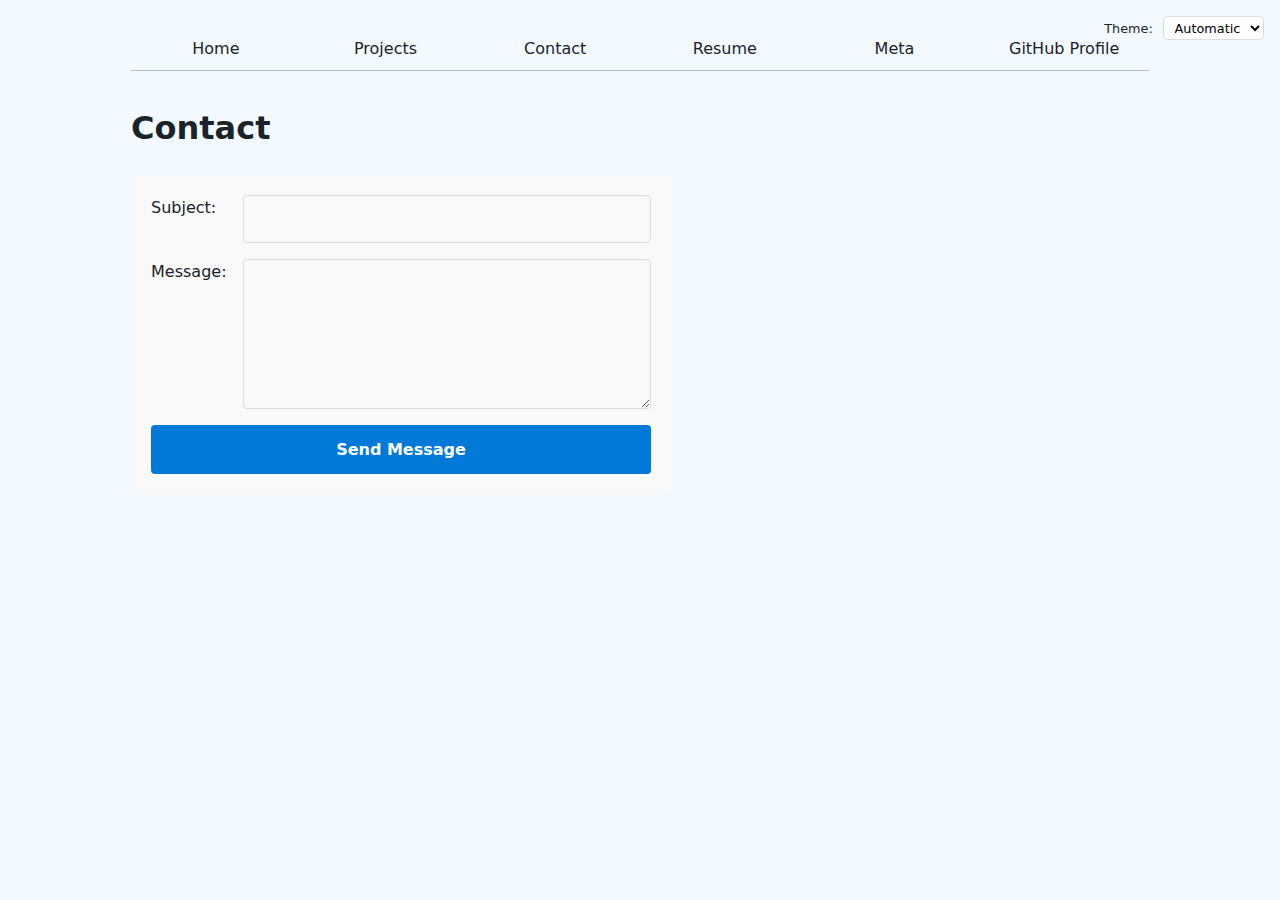
<file: contacts/index.html>
<!DOCTYPE html>
<html lang="en">
<head>
    <meta charset="UTF-8">
    <meta name="viewport" content="width=device-width, initial-scale=1.0">
    <link rel="stylesheet" href="../style.css">
    <title>Contact</title>
</head>
<body>
    <h1>Contact</h1>

    <form id="contactForm">
        <label>
            Subject:
            <input name="subject" required>
        </label>
        <label>
            Message:
            <textarea name="body" rows="5" required></textarea>
        </label>
        <button type="submit">Send Message</button>
    </form>

    <script src="../global.js" type="module"></script>
</body>
</html>
</file>
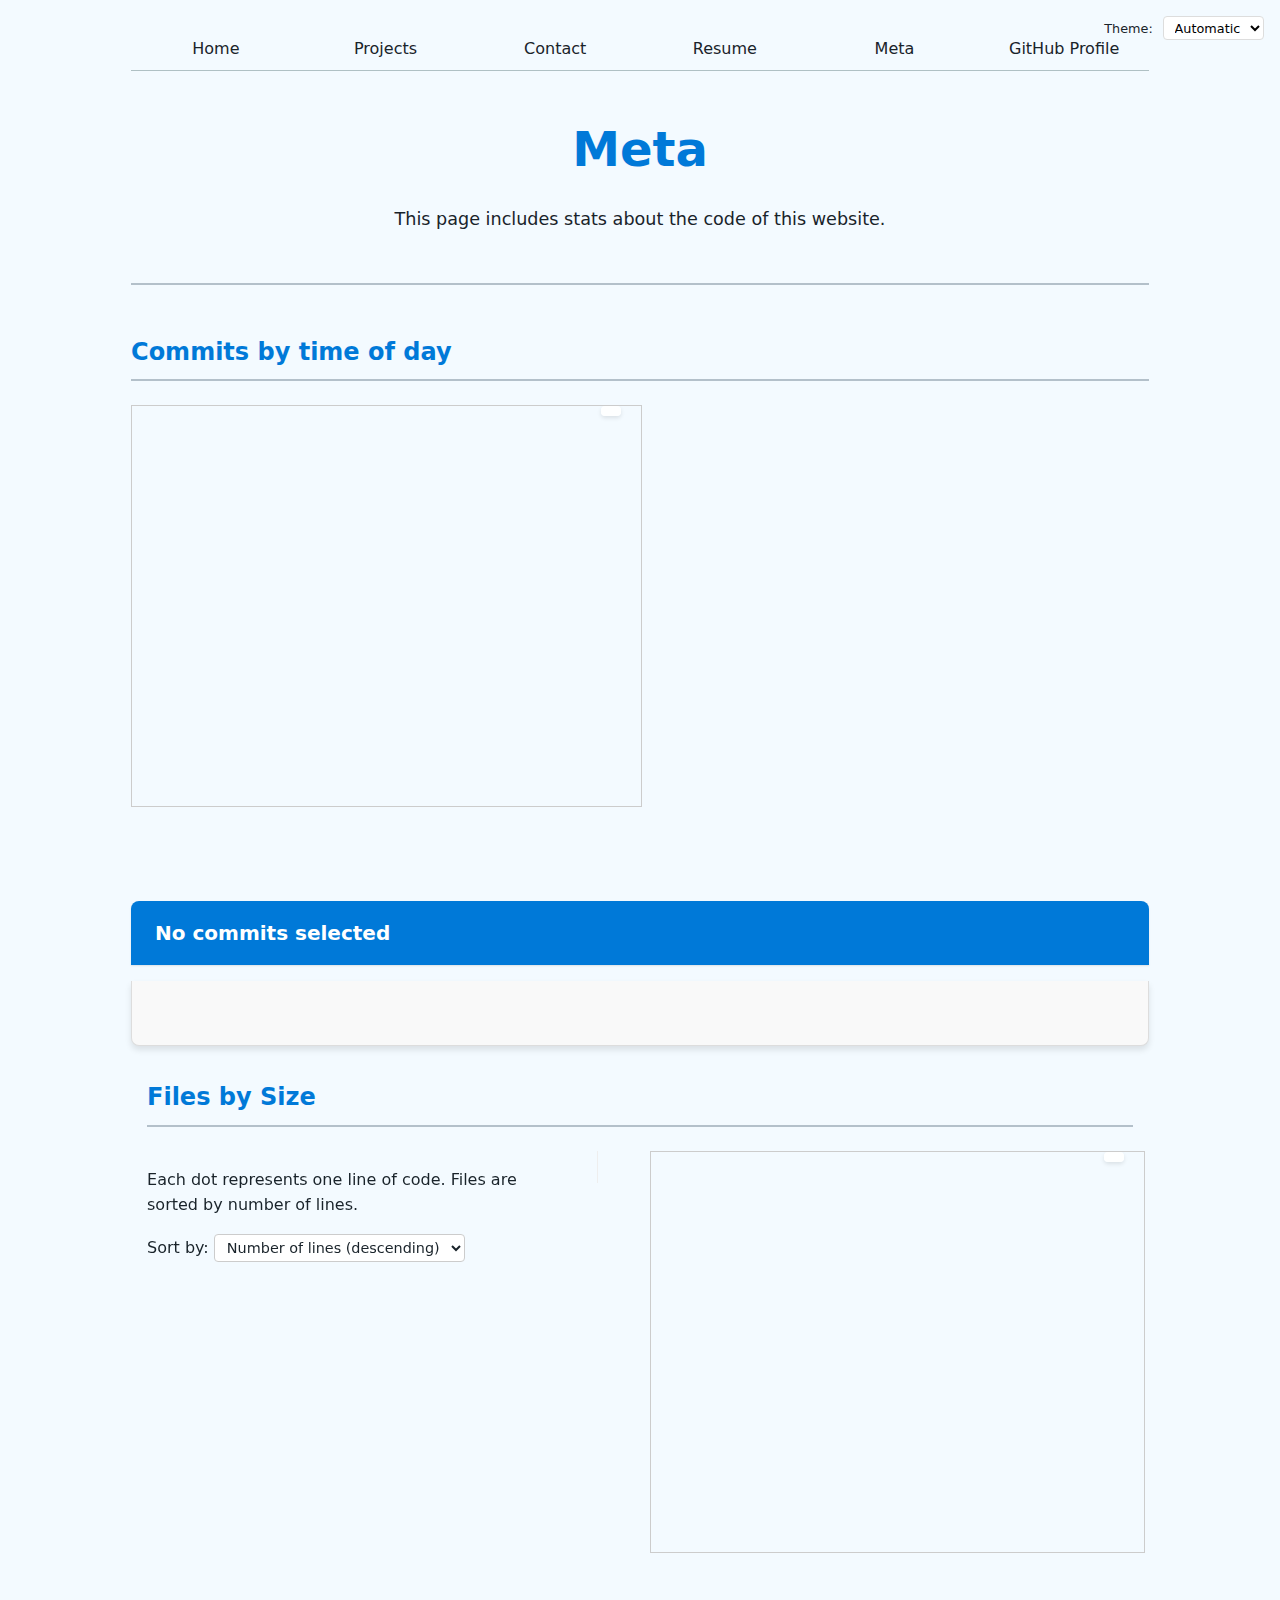
<file: meta/index.html>
<!DOCTYPE html>
<html lang="en">
<head>
    <meta charset="UTF-8">
    <meta name="viewport" content="width=device-width, initial-scale=1.0">
    <title>Meta - Peter Shamoun</title>
    <link rel="stylesheet" href="../style.css">
    <script src="https://d3js.org/d3.v7.min.js"></script>
    <style>
        /* Make the page wider for Meta section */
        :global(body) {
            max-width: min(120ch, 80vw);
        }
        
        /* Circle transition styles */
        .dots circle {
            transition: r 0.3s ease-out, fill-opacity 0.3s ease-out;
            animation: circleAppear 0.3s ease-out;
        }
        
        @keyframes circleAppear {
            from {
                r: 0;
                fill-opacity: 0;
            }
            to {
                fill-opacity: 0.7;
            }
        }
        
        @starting-style {
            .dots circle {
                r: 0;
                fill-opacity: 0;
            }
        }
        
        /* Scrollytelling styles */
        #scrollytelling, #files-scrollytelling {
            grid-column: 1 / -1;
            display: grid;
            grid-template-columns: 1fr 1fr;
            margin-bottom: 2rem;
            gap: 20px;
        }

        #scroll-container, #files-scroll-container {
            position: relative;
            width: 100%;
            height: 400px;
            overflow-y: auto;
            border: 1px solid #ccc;
            margin-bottom: 50px;
            padding-right: 10px; /* Add padding for scrollbar */
        }
        
        #scroll-container {
            grid-column: 1;
        }
        
        #files-scroll-container {
            grid-column: 2;
        }

        #chart {
            grid-column: 2;
            align-self: start;
            position: sticky;
            top: 20px;
            min-height: 400px;
            display: flex;
            align-items: center;
            justify-content: center;
        }
        
        #files-visualization {
            grid-column: 1;
            align-self: start;
            position: sticky;
            top: 20px;
            min-height: 400px;
            overflow-y: auto;
            max-height: 600px;
        }

        .spacer {
            position: absolute;
            top: 0;
            left: 0;
            width: 100%;
            background: none; /* transparent */
            pointer-events: none;
        }

        .items-container {
            position: relative;
            width: 100%;
            margin: 0;
            padding: 0;
        }

        .date-indicator-container {
            position: sticky;
            top: 0;
            right: 10px;
            background-color: rgba(255, 255, 255, 0.9);
            padding: 5px 10px;
            border-radius: 4px;
            font-weight: bold;
            z-index: 10;
            box-shadow: 0 2px 4px rgba(0, 0, 0, 0.1);
            text-align: right;
            margin-left: auto;
            width: fit-content;
        }
        
        :root.dark-mode .date-indicator-container {
            background-color: rgba(30, 30, 30, 0.9);
        }

        .item {
            position: relative;
            height: auto;
            min-height: 100px;
            padding: 15px;
            margin-bottom: 15px;
            box-sizing: border-box;
            border-bottom: 2px solid #eee;
            background-color: rgba(255, 255, 255, 0.9);
            box-shadow: 0 1px 3px rgba(0, 0, 0, 0.1);
            border-radius: 5px;
            transition: transform 0.3s ease, opacity 0.3s ease;
            opacity: 0;
            transform: translateY(20px);
        }
        
        .item.visible {
            opacity: 1;
            transform: translateY(0);
        }
        
        .item p {
            margin: 0 0 10px 0;
            line-height: 1.5;
        }
        
        .item p:first-child {
            color: #333;
            border-bottom: 1px solid #eee;
            padding-bottom: 8px;
        }
        
        .item code {
            background-color: rgba(0, 0, 0, 0.05);
            padding: 2px 4px;
            border-radius: 3px;
            font-family: monospace;
            font-size: 0.9em;
        }
        
        .item a {
            color: #0066cc;
            text-decoration: none;
            font-weight: bold;
        }
        
        .item a:hover {
            text-decoration: underline;
        }
        
        :root.dark-mode .item p:first-child {
            color: #eee;
            border-bottom-color: #444;
        }
        
        :root.dark-mode .item code {
            background-color: rgba(255, 255, 255, 0.1);
        }
        
        /* File visualization styles */
        .file-section {
            margin: 2rem 0;
            padding: 0 1rem;
        }
        
        .file-section-header {
            display: flex;
            justify-content: space-between;
            align-items: flex-start;
            margin-bottom: 1rem;
        }
        
        .sort-controls {
            margin-top: 0.5rem;
        }
        
        .sort-controls select {
            padding: 0.25rem 0.5rem;
            border-radius: 4px;
            border: 1px solid #ccc;
            background-color: white;
            font-size: 0.9rem;
        }
        
        .files {
            display: grid;
            grid-template-columns: auto 1fr;
            gap: 1rem;
            margin: 1rem 0;
        }
        
        .files > div.file-item {
            grid-column: 1 / -1;
            display: grid;
            grid-template-columns: subgrid;
            margin-bottom: 1.5rem;
            padding: 0.5rem;
            border-radius: 4px;
            transition: background-color 0.2s ease;
        }
        
        .files > div.file-item:hover {
            background-color: rgba(0, 0, 0, 0.05);
        }
        
        :root.dark-mode .files > div.file-item:hover {
            background-color: rgba(255, 255, 255, 0.05);
        }
        
        .files dt {
            grid-column: 1;
            padding-top: 0.6em;
        }
        
        .files dd {
            grid-column: 2;
            display: flex;
            flex-wrap: wrap;
            align-items: start;
            align-content: start;
            gap: 0.15em;
            padding-top: 0.6em;
            margin-left: 0;
        }
        
        .files code {
            font-family: monospace;
            font-size: 0.9em;
            display: block;
        }
        
        .file-type-indicator {
            display: inline-block;
            width: 0.8em;
            height: 0.8em;
            border-radius: 50%;
            margin-right: 0.5em;
            vertical-align: middle;
        }
        
        .files code small {
            display: block;
            font-size: 0.8em;
            opacity: 0.7;
            margin-top: 0.2em;
        }
        
        .files code small.extension {
            color: #666;
            font-style: italic;
        }
        
        .line {
            display: flex;
            width: 0.5em;
            aspect-ratio: 1;
            border-radius: 50%;
            transition: transform 0.2s ease, opacity 0.2s ease;
            opacity: 0.8;
        }
        
        .no-files {
            grid-column: 1 / -1;
            padding: 2rem;
            text-align: center;
            color: #666;
            font-style: italic;
        }
        
        /* Legend styles */
        .file-type-legend {
            margin-left: 2rem;
            padding: 1rem;
            border-left: 1px solid #eee;
        }
        
        .file-type-legend h3 {
            margin-top: 0;
            margin-bottom: 0.5rem;
            font-size: 1rem;
        }
        
        .legend-item {
            display: flex;
            align-items: center;
            margin-bottom: 0.5rem;
            padding: 0.25rem 0.5rem;
            border-radius: 4px;
            transition: background-color 0.2s ease;
            cursor: pointer;
        }
        
        .legend-item.highlighted,
        .legend-item:hover {
            background-color: rgba(0, 0, 0, 0.05);
        }
        
        :root.dark-mode .legend-item.highlighted,
        :root.dark-mode .legend-item:hover {
            background-color: rgba(255, 255, 255, 0.1);
        }
        
        .swatch {
            width: 1em;
            height: 1em;
            border-radius: 50%;
            margin-right: 0.5rem;
        }
        
        .legend-item span small {
            font-size: 0.8em;
            opacity: 0.7;
            margin-left: 0.5em;
        }
        
        /* Dark mode styles */
        :root.dark-mode .file-type-legend {
            border-left-color: #444;
        }
        
        :root.dark-mode .files code small.extension {
            color: #aaa;
        }
        
        :root.dark-mode .no-files {
            color: #aaa;
        }
        
        :root.dark-mode .item {
            background-color: rgba(30, 30, 30, 0.9);
            border-bottom-color: #444;
        }
        
        :root.dark-mode #scroll-container,
        :root.dark-mode #files-scroll-container {
            border-color: #444;
        }
        
        :root.dark-mode .sort-controls select {
            background-color: #333;
            color: white;
            border-color: #555;
        }
        
        /* Responsive adjustments */
        @media (max-width: 1000px) {
            #scrollytelling, #files-scrollytelling {
                grid-template-columns: 1fr;
                gap: 10px;
            }
            
            #scroll-container, #chart,
            #files-scroll-container, #files-visualization {
                grid-column: 1;
                width: 100%;
            }
            
            #chart, #files-visualization {
                position: relative;
                top: 0;
            }
        }
    </style>
</head>
<body>
    <section class="header">
        <h1>Meta</h1>
        <p>This page includes stats about the code of this website.</p>
    </section>

    <div id="stats"></div>

    <section class="chart-section">
        <h2>Commits by time of day</h2>
        
        <!-- Commits scrollytelling -->
        <div id="scrollytelling">
            <div id="scroll-container">
                <div id="date-indicator-container" class="date-indicator-container">
                    <span id="date-indicator"></span>
                </div>
                <div id="items-container" class="items-container"></div>
                <div id="spacer" class="spacer"></div>
            </div>
            <div id="chart"></div>
        </div>
        
        <p id="selection-count">No commits selected</p>
        <dl id="language-breakdown" class="stats"></dl>
        
        <dl id="commit-tooltip" class="info tooltip" hidden>
            <dt>Commit</dt>
            <dd>
                <a href="" id="commit-link" target="_blank"></a>
            </dd>

            <dt>Date</dt>
            <dd id="commit-date"></dd>

            <dt>Time</dt>
            <dd id="commit-time"></dd>

            <dt>Author</dt>
            <dd id="commit-author"></dd>

            <dt>Lines Changed</dt>
            <dd id="commit-lines"></dd>
        </dl>
    </section>
    
    <!-- File sizes scrollytelling section -->
    <section class="file-section">
        <h2>Files by Size</h2>
        
        <div id="files-scrollytelling">
            <div id="files-visualization">
                <div class="file-section-header">
                    <div>
                        <p>Each dot represents one line of code. Files are sorted by number of lines.</p>
                        <div class="sort-controls">
                            <label for="file-sort">Sort by: 
                                <select id="file-sort">
                                    <option value="lines" selected>Number of lines (descending)</option>
                                    <option value="name">File name (A-Z)</option>
                                    <option value="extension">File extension (A-Z)</option>
                                </select>
                            </label>
                        </div>
                    </div>
                    <div class="file-type-legend">
                        <!-- File type legend will be dynamically generated here -->
                    </div>
                </div>
                <dl class="files">
                    <!-- File visualization will be dynamically generated here -->
                </dl>
            </div>
            <div id="files-scroll-container">
                <div id="files-date-indicator-container" class="date-indicator-container">
                    <span id="files-date-indicator"></span>
                </div>
                <div id="files-items-container" class="items-container"></div>
                <div id="files-spacer" class="spacer"></div>
            </div>
        </div>
    </section>

    <script src="../global.js" type="module"></script>
    <script src="main.js" type="module"></script>
</body>
</html>
</file>
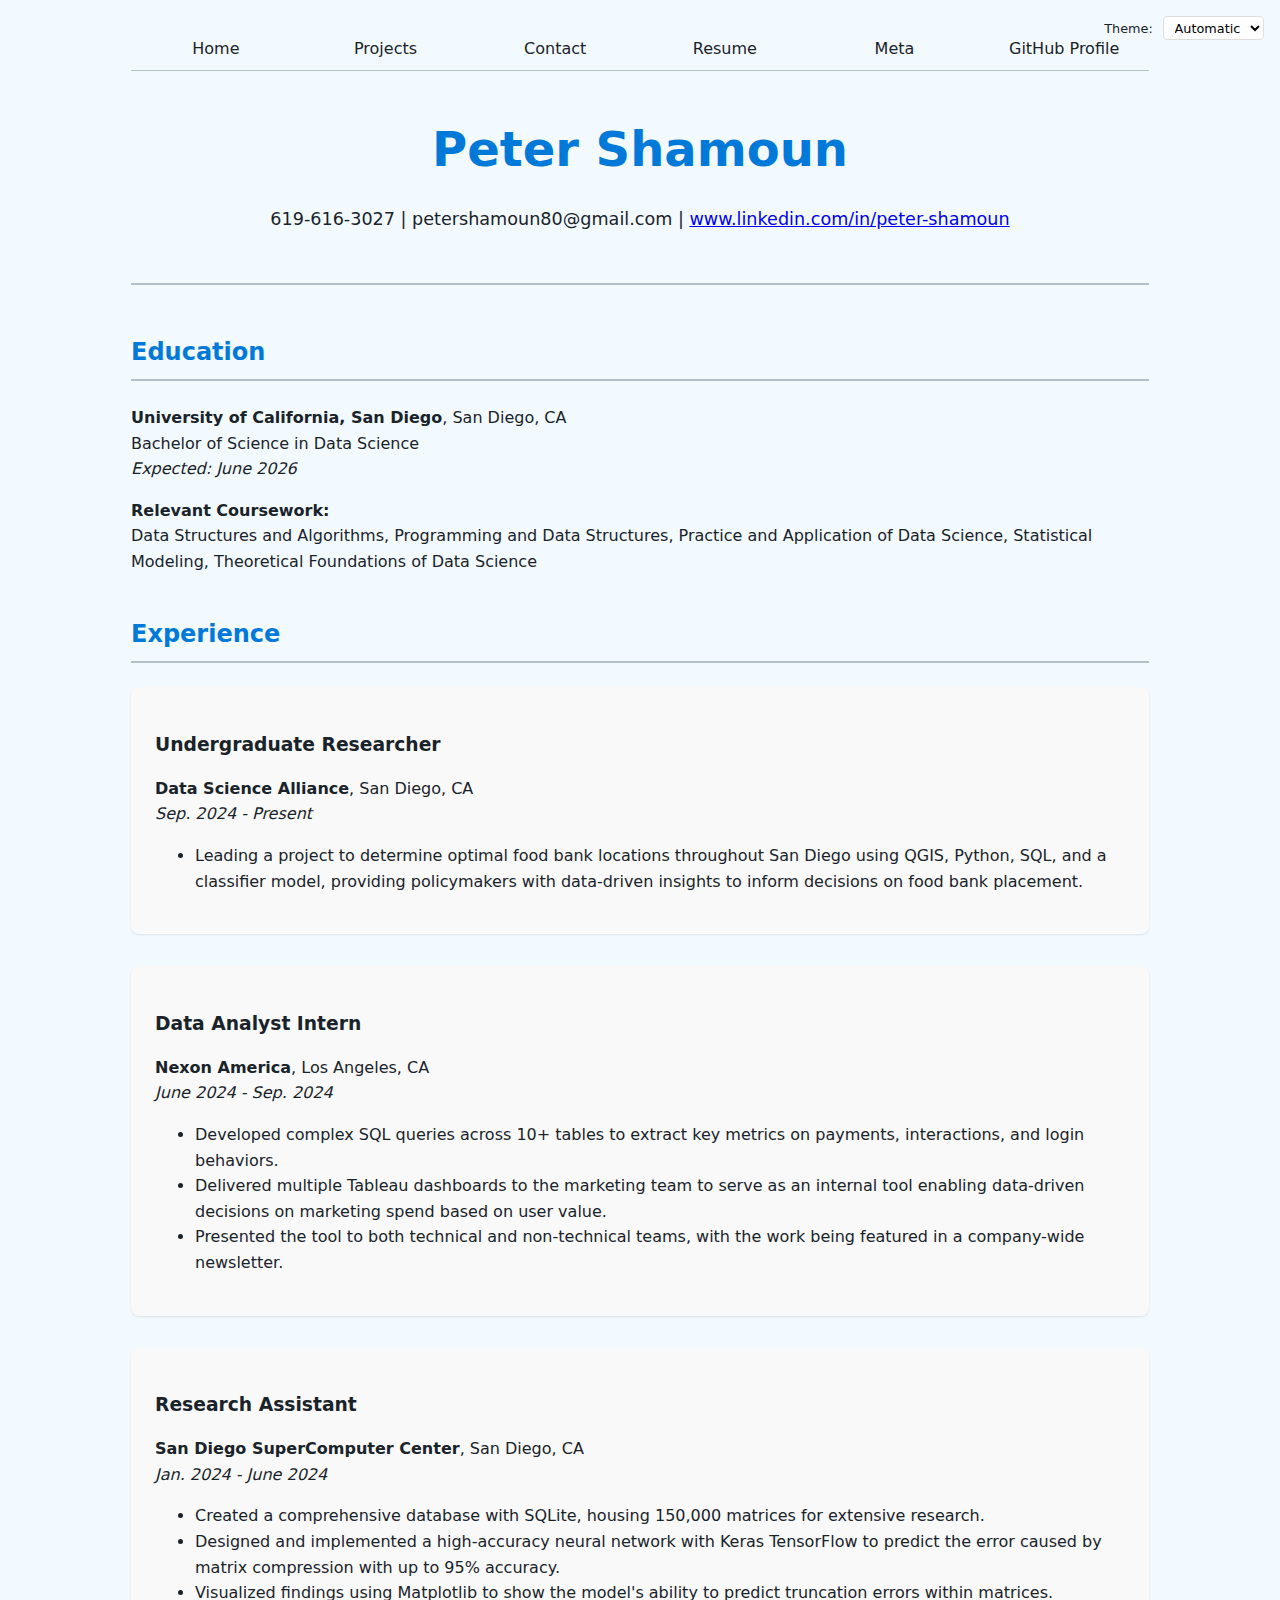
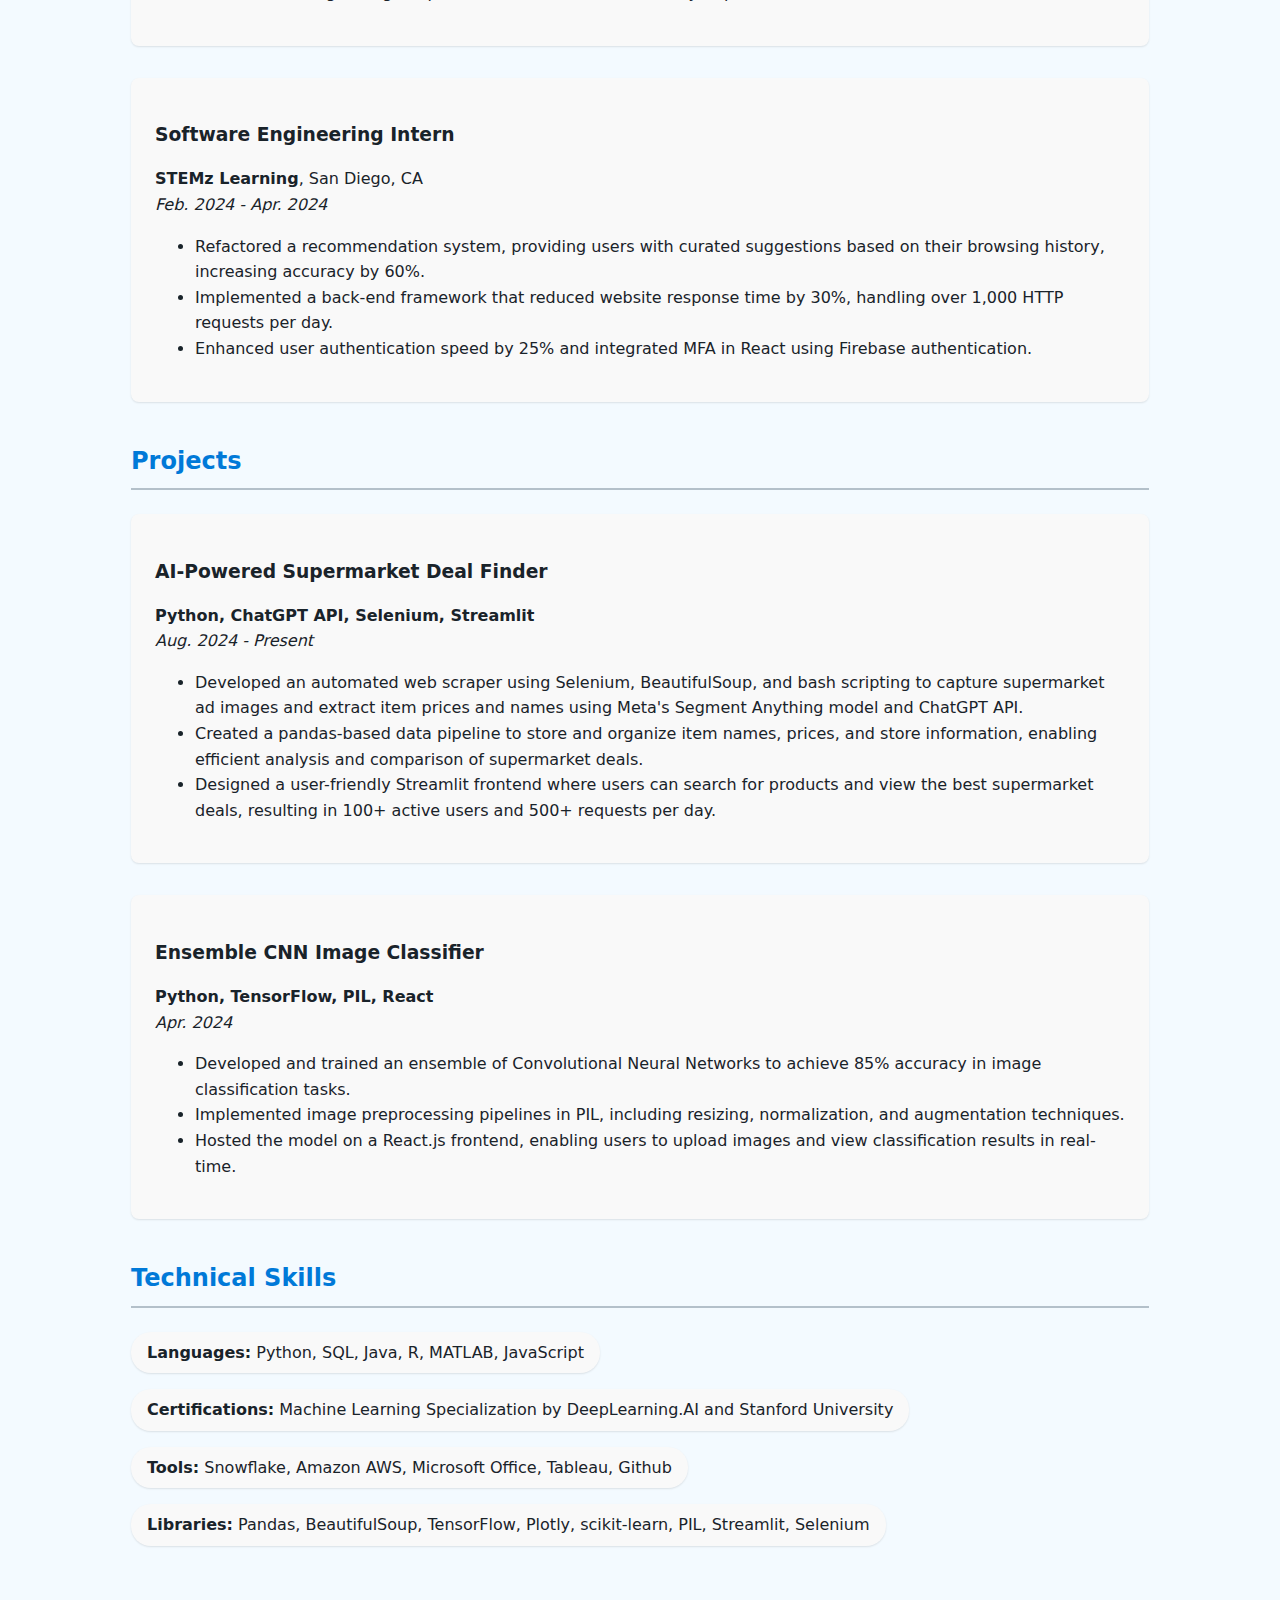
<file: resume/index.html>
<!DOCTYPE html>
<html lang="en">
<head>
    <meta charset="UTF-8">
    <meta name="viewport" content="width=device-width, initial-scale=1.0">
    <link rel="stylesheet" href="../style.css">
    <title>Peter Shamoun Resume</title>
</head>
<body>
    <section class="header">
        <h1>Peter Shamoun</h1>
        <p>619-616-3027 | petershamoun80@gmail.com | <a href="https://www.linkedin.com/in/peter-shamoun">www.linkedin.com/in/peter-shamoun</a></p>
    </section>

    <section class="education">
        <h2>Education</h2>
        <p><strong>University of California, San Diego</strong>, San Diego, CA<br>Bachelor of Science in Data Science<br><em>Expected: June 2026</em></p>
        <p><strong>Relevant Coursework:</strong><br>Data Structures and Algorithms, Programming and Data Structures, Practice and Application of Data Science, Statistical Modeling, Theoretical Foundations of Data Science</p>
    </section>

    <section class="experience">
        <h2>Experience</h2>
        
        <article>
            <h3>Undergraduate Researcher</h3>
            <p><strong>Data Science Alliance</strong>, San Diego, CA<br><em>Sep. 2024 - Present</em></p>
            <ul>
                <li>Leading a project to determine optimal food bank locations throughout San Diego using QGIS, Python, SQL, and a classifier model, providing policymakers with data-driven insights to inform decisions on food bank placement.</li>
            </ul>
        </article>

        <article>
            <h3>Data Analyst Intern</h3>
            <p><strong>Nexon America</strong>, Los Angeles, CA<br><em>June 2024 - Sep. 2024</em></p>
            <ul>
                <li>Developed complex SQL queries across 10+ tables to extract key metrics on payments, interactions, and login behaviors.</li>
                <li>Delivered multiple Tableau dashboards to the marketing team to serve as an internal tool enabling data-driven decisions on marketing spend based on user value.</li>
                <li>Presented the tool to both technical and non-technical teams, with the work being featured in a company-wide newsletter.</li>
            </ul>
        </article>

        <article>
            <h3>Research Assistant</h3>
            <p><strong>San Diego SuperComputer Center</strong>, San Diego, CA<br><em>Jan. 2024 - June 2024</em></p>
            <ul>
                <li>Created a comprehensive database with SQLite, housing 150,000 matrices for extensive research.</li>
                <li>Designed and implemented a high-accuracy neural network with Keras TensorFlow to predict the error caused by matrix compression with up to 95% accuracy.</li>
                <li>Visualized findings using Matplotlib to show the model's ability to predict truncation errors within matrices.</li>
            </ul>
        </article>

        <article>
            <h3>Software Engineering Intern</h3>
            <p><strong>STEMz Learning</strong>, San Diego, CA<br><em>Feb. 2024 - Apr. 2024</em></p>
            <ul>
                <li>Refactored a recommendation system, providing users with curated suggestions based on their browsing history, increasing accuracy by 60%.</li>
                <li>Implemented a back-end framework that reduced website response time by 30%, handling over 1,000 HTTP requests per day.</li>
                <li>Enhanced user authentication speed by 25% and integrated MFA in React using Firebase authentication.</li>
            </ul>
        </article>
    </section>

    <section class="education">
        <h2>Projects</h2>
        
        <article>
            <h3>AI-Powered Supermarket Deal Finder</h3>
            <p><strong>Python, ChatGPT API, Selenium, Streamlit</strong><br><em>Aug. 2024 - Present</em></p>
            <ul>
                <li>Developed an automated web scraper using Selenium, BeautifulSoup, and bash scripting to capture supermarket ad images and extract item prices and names using Meta's Segment Anything model and ChatGPT API.</li>
                <li>Created a pandas-based data pipeline to store and organize item names, prices, and store information, enabling efficient analysis and comparison of supermarket deals.</li>
                <li>Designed a user-friendly Streamlit frontend where users can search for products and view the best supermarket deals, resulting in 100+ active users and 500+ requests per day.</li>
            </ul>
        </article>

        <article>
            <h3>Ensemble CNN Image Classifier</h3>
            <p><strong>Python, TensorFlow, PIL, React</strong><br><em>Apr. 2024</em></p>
            <ul>
                <li>Developed and trained an ensemble of Convolutional Neural Networks to achieve 85% accuracy in image classification tasks.</li>
                <li>Implemented image preprocessing pipelines in PIL, including resizing, normalization, and augmentation techniques.</li>
                <li>Hosted the model on a React.js frontend, enabling users to upload images and view classification results in real-time.</li>
            </ul>
        </article>
    </section>

    <section class="skills">
        <h2>Technical Skills</h2>
        <ul>
            <li><strong>Languages:</strong> Python, SQL, Java, R, MATLAB, JavaScript</li>
            <li><strong>Certifications:</strong> Machine Learning Specialization by DeepLearning.AI and Stanford University</li>
            <li><strong>Tools:</strong> Snowflake, Amazon AWS, Microsoft Office, Tableau, Github</li>
            <li><strong>Libraries:</strong> Pandas, BeautifulSoup, TensorFlow, Plotly, scikit-learn, PIL, Streamlit, Selenium</li>
        </ul>
    </section>
    <script src="../global.js" type="module"></script>
</body>
</html>
</file>
<file: style.css>
:root {
  --color-accent: oklch(55% 0.2 240);
  --color-text: oklch(25% 0.02 240);
  --color-background: oklch(98% 0.01 240);
  --color-muted: oklch(80% 0.02 240);
  --shadow-sm: 0 1px 2px rgba(0, 0, 0, 0.1);
  --shadow-md: 0 4px 6px rgba(0, 0, 0, 0.1);
  --form-background: #f9f9f9;
  --border-color: #ddd;
  color-scheme: light dark;
}

:root.dark-mode {
  --color-accent: oklch(65% 0.2 240);
  --color-text: oklch(98% 0.02 240);
  --color-background: oklch(25% 0.01 240);
  --color-muted: oklch(40% 0.02 240);
  --form-background: oklch(30% 0.01 240);
  --border-color: oklch(40% 0.02 240);
}

body {
  font: 100%/1.6 system-ui, -apple-system, sans-serif;
  max-width: 100ch;
  margin-inline: auto;
  padding: 20px;
  accent-color: var(--color-accent);
  color: var(--color-text);
  background: var(--color-background);
}

.color-scheme {
  position: absolute;
  top: 1rem;
  right: 1rem;
  font-size: 80%;
}

.color-scheme select {
  margin-left: 0.5em;
  font: inherit;
  padding: 0.2em 0.5em;
  border-radius: 4px;
  border: 1px solid var(--border-color);
  background: canvas;
  color: canvastext;
}

nav {
  --border-color: oklch(50% 10% 200 / 40%);
  display: flex;
  margin-bottom: 2em;
  padding: 0;
  border-bottom: 1px solid var(--border-color);
}

nav a {
  flex: 1;
  padding: 0.5em;
  padding-bottom: 0.5em;
  color: inherit;
  text-align: center;
  text-decoration: none;
}

nav a:hover {
  text-decoration: none;
  border-bottom: 0.4em solid var(--color-accent);
  padding-bottom: 0.1em;
}

nav a.current {
  border-bottom: 0.4em solid var(--border-color);
  padding-bottom: 0.1em;
}

img {
  max-width: 300px;
  height: auto;
  border-radius: 10px;
}

.contact-info {
  margin: 20px 0;
  padding: 15px;
  background: var(--form-background);
  border-radius: 5px;
}

.contact-info a {
  color: #0066cc;
  text-decoration: none;
}

.contact-info a:hover {
  text-decoration: underline;
}

form {
  display: grid;
  grid-template-columns: auto 1fr;
  gap: 1em;
  max-width: 500px;
  padding: 20px;
  background: var(--form-background);
  border-radius: 5px;
}

form label {
  display: grid;
  grid-template-columns: subgrid;
  grid-column: 1 / -1;
  gap: inherit;
}

form button {
  grid-column: 1 / -1;
  padding: 12px;
  background: var(--color-accent);
  color: white;
  border: none;
  border-radius: 4px;
  cursor: pointer;
  font: inherit;
  font-weight: bold;
  transition: background-color 0.2s;
}

form button:hover {
  background: oklch(from var(--color-accent) l c 0);
}

form input, form textarea, select {
  font: inherit;
  color: var(--color-text);
  background-color: var(--form-background);
}

form input, form textarea {
  padding: 10px;
  border: 1px solid var(--border-color);
  border-radius: 4px;
  width: 100%;
  box-sizing: border-box;
}

form input:focus, form textarea:focus {
  outline: none;
  border-color: var(--color-accent);
  box-shadow: 0 0 0 2px oklch(from var(--color-accent) 90% 10% h);
}

section {
  margin: 2.5rem 0;
  animation: fadeIn 0.5s ease-out;
}

section h2 {
  font-size: 1.5rem;
  color: var(--color-accent);
  margin-bottom: 1.5rem;
  padding-bottom: 0.5rem;
  border-bottom: 2px solid var(--color-muted);
}

article {
  margin-bottom: 2rem;
  padding: 1.5rem;
  background: var(--form-background);
  border-radius: 8px;
  box-shadow: var(--shadow-sm);
  transition: transform 0.2s, box-shadow 0.2s;
}

article:hover {
  transform: translateY(-2px);
  box-shadow: var(--shadow-md);
}

article h3 {
  color: var(--color-text);
  margin-bottom: 0.5rem;
}

.skills ul {
  display: flex;
  flex-wrap: wrap;
  gap: 1rem;
  list-style: none;
  padding: 0;
}

.skills li {
  background: var(--form-background);
  padding: 0.5rem 1rem;
  border-radius: 20px;
  box-shadow: var(--shadow-sm);
}

/* Projects grid */
.projects {
  display: grid;
  grid-template-columns: repeat(auto-fill, minmax(15em, 1fr));
  gap: 1em;
}

.projects article {
  display: grid;
  grid-template-rows: subgrid;
  grid-row: span 3;
}

.projects h2 {
  margin: 0;
}

.projects img {
  width: 100%;
  aspect-ratio: 16/9;
  object-fit: cover;
}

.projects p {
  margin: 0;
}

/* Project title links */
.projects article h2 a,
.projects article h3 a {
  color: inherit;
  text-decoration: none;
  transition: color 0.2s ease;
  position: relative;
}

.projects article h2 a:hover,
.projects article h3 a:hover {
  color: var(--color-accent, #0077cc);
}

.projects article h2 a::after,
.projects article h3 a::after {
  content: "↗";
  font-size: 0.8em;
  margin-left: 0.3em;
  vertical-align: super;
  opacity: 0.7;
}

/* Resume specific styles */
.header {
  text-align: center;
  margin-bottom: 3rem;
  padding-bottom: 2rem;
  border-bottom: 2px solid var(--color-muted);
}

.header h1 {
  font-size: clamp(2rem, 5vw, 3rem);
  margin-bottom: 0.5rem;
  color: var(--color-accent);
}

.header p {
  font-size: 1.1rem;
  color: var(--color-text);
}

/* Responsive design */
@media (max-width: 768px) {
  body {
    padding: 15px;
  }

  nav {
    flex-direction: column;
  }

  nav a {
    padding: 0.8em;
  }

  .header {
    text-align: left;
  }

  article {
    padding: 1rem;
  }

  .skills ul {
    gap: 0.5rem;
  }
}

@keyframes fadeIn {
  from {
    opacity: 0;
    transform: translateY(10px);
  }
  to {
    opacity: 1;
    transform: translateY(0);
  }
}

/* Latest Projects Section */
.latest-projects {
    margin: 3rem 0;
}

.latest-projects .projects {
    margin-bottom: 1.5rem;
}

.view-all {
    text-align: center;
    margin-top: 2rem;
}

.view-all a {
    display: inline-block;
    padding: 0.75rem 1.5rem;
    background: var(--color-accent);
    color: white;
    text-decoration: none;
    border-radius: 4px;
    transition: background-color 0.2s, transform 0.2s;
}

.view-all a:hover {
    background: oklch(from var(--color-accent) l c 0);
    transform: translateY(-2px);
}

/* GitHub Stats Section */
.github-stats {
    margin: 3rem 0;
}

.stats-container {
    background: var(--form-background);
    padding: 2rem;
    border-radius: 8px;
    box-shadow: var(--shadow-sm);
}

.stats-container dl {
    display: grid;
    grid-template-columns: repeat(4, 1fr);
    gap: 1.5rem;
    margin: 0;
    text-align: center;
}

.stats-container dt {
    grid-row: 1;
    font-weight: bold;
    color: var(--color-accent);
    margin-bottom: 0.5rem;
}

.stats-container dd {
    grid-row: 2;
    margin: 0;
    font-size: 1.5rem;
    font-weight: bold;
}

@media (max-width: 768px) {
    .stats-container dl {
        grid-template-columns: repeat(2, 1fr);
        gap: 1rem;
    }

    .stats-container dt:nth-child(1),
    .stats-container dt:nth-child(2) {
        grid-row: 1;
    }

    .stats-container dt:nth-child(3),
    .stats-container dt:nth-child(4) {
        grid-row: 3;
    }

    .stats-container dd:nth-child(5),
    .stats-container dd:nth-child(6) {
        grid-row: 2;
    }

    .stats-container dd:nth-child(7),
    .stats-container dd:nth-child(8) {
        grid-row: 4;
    }
}

/* Projects pie plot */
#projects-pie-plot {
  max-width: 20em;
  margin-block: 2em;
  overflow: visible;
}

/* Legend styles */
.legend {
    list-style: none;
    padding: 1em;
    margin: 1em 0;
    border: 1px solid var(--border-color);
    border-radius: 8px;
    display: grid;
    grid-template-columns: repeat(auto-fill, minmax(9em, 1fr));
    gap: 1em;
}

.legend-item {
    display: flex;
    align-items: center;
    gap: 0.5em;
}

.legend .swatch {
    display: inline-block;
    width: 1em;
    height: 1em;
    background-color: var(--color);
    border-radius: 3px;
}

.legend em {
    color: var(--color-muted);
    font-style: normal;
    margin-left: 0.3em;
}

/* Chart container layout */
.chart-container {
    display: flex;
    align-items: flex-start;
    gap: 2em;
    margin-bottom: 2em;
}

.chart-container .legend {
    flex: 1;
    margin: 0;  /* Remove the margin we set earlier since we're using gap */
}

/* Update the pie plot styles to work better in the flex container */
#projects-pie-plot {
    max-width: 20em;
    overflow: visible;
}

/* Make the layout responsive */
@media (max-width: 768px) {
    .chart-container {
        flex-direction: column;
        align-items: stretch;
        gap: 1em;
    }

    #projects-pie-plot {
        max-width: 100%;
        width: 100%;
        height: auto;
    }
}

/* Search bar styles */
.searchBar {
    display: block;
    width: 100%;
    padding: 0.8em 1.2em;
    margin-bottom: 2em;
    border: 1px solid var(--border-color);
    border-radius: 8px;
    font: inherit;
    color: var(--color-text);
    background: var(--form-background);
}

.searchBar:focus {
    outline: none;
    border-color: var(--color-accent);
    box-shadow: 0 0 0 2px oklch(from var(--color-accent) 90% 10% h);
}

/* Pie chart hover effects */
#projects-pie-plot path {
    transition: opacity 300ms, fill 300ms;
    cursor: pointer;
}

#projects-pie-plot:has(path:hover) path:not(:hover):not(.selected) {
    opacity: 0.5;
}

.legend-item {
    cursor: pointer;
    transition: opacity 300ms;
}

.legend:has(.legend-item:hover) .legend-item:not(:hover):not(.selected) {
    opacity: 0.5;
}

/* Selection styles */
.selected {
    --color: oklch(60% 45% 0) !important;
}

.selected:is(path) {
    fill: var(--color);
}

/* Stats display */
.summary-stats {
  padding: 2rem;
  background: var(--form-background);
  border-radius: 12px;
  box-shadow: var(--shadow-sm);
  margin: 2rem 0;
}

.summary-stats h2 {
  margin-top: 0;
  color: var(--color-accent);
  font-size: 1.5rem;
  margin-bottom: 2rem;
  padding-bottom: 0.5rem;
  border-bottom: 2px solid var(--color-muted);
}

.stats {
  display: grid;
  grid-template-columns: repeat(auto-fit, minmax(250px, 1fr));
  gap: 2rem;
}

.stats dt {
  font-size: 0.85em;
  color: var(--color-muted);
  margin-bottom: 0.5rem;
  text-transform: uppercase;
  letter-spacing: 0.05em;
  font-weight: 500;
}

.stats dd {
  font-size: 2.5em;
  font-weight: bold;
  margin: 0;
  line-height: 1;
  color: var(--color-text);
}

.stats dd small {
  font-size: 0.4em;
  color: var(--color-muted);
  font-weight: normal;
  margin-left: 0.5em;
}

/* Error message styling */
.error-message {
  background: var(--form-background);
  padding: 2rem;
  border-radius: 12px;
  box-shadow: var(--shadow-sm);
  margin: 2rem 0;
}

.error-message h3 {
  color: var(--color-accent);
  margin-top: 0;
  margin-bottom: 1rem;
}

.error-message ol {
  margin: 1rem 0;
  padding-left: 1.5rem;
}

.error-message li {
  margin: 0.5rem 0;
}

@media (max-width: 768px) {
  .stats {
    grid-template-columns: 1fr;
    gap: 1.5rem;
  }

  .stats dd {
    font-size: 2em;
  }

  .summary-stats {
    padding: 1.5rem;
  }
}

/* Scatter plot styles */
#chart {
  margin: 2rem 0;
  width: 100%;
  max-width: 1000px;
  margin-inline: auto;
}

#chart svg {
  width: 100%;
  height: auto;
  background: var(--form-background);
  border-radius: 8px;
  box-shadow: var(--shadow-sm);
}

/* Axis styling */
#chart .x-axis path,
#chart .y-axis path {
  stroke: var(--color-muted);
  stroke-width: 1px;
}

#chart .x-axis text,
#chart .y-axis text {
  fill: var(--color-text);
  font-size: 12px;
  font-weight: 500;
}

/* Gridlines styling */
#chart .gridlines line {
  stroke: var(--color-muted);
  stroke-opacity: 0.4;
  stroke-dasharray: 2,2;
}

#chart .gridlines path {
  stroke-width: 0;
}

/* Dots styling */
#chart .dots circle {
  opacity: 0.8;
  transition: all 0.2s ease-in-out;
  cursor: pointer;
}

#chart .dots circle:hover {
  opacity: 1;
  stroke-width: 2;
  cursor: pointer;
}

/* Enhanced dot hover effect */
#chart .dots circle {
  opacity: 0.7;
  transition: all 0.2s ease-in-out;
  transform-origin: center;
  transform-box: fill-box;
  pointer-events: all;
}

#chart .dots circle:hover {
  opacity: 1;
  cursor: pointer;
  z-index: 10;
}

/* Ensure smaller dots are clickable when overlapping */
#chart .dots {
  pointer-events: none;
}

#chart .dots circle {
  pointer-events: all;
}

/* Tooltip and info styles */
dl.info {
  display: grid;
  grid-template-columns: auto 1fr;
  gap: 0.5em 1em;
  margin: 0;
  font-size: 0.9em;
  transition-duration: 500ms;
  transition-property: opacity, visibility;
}

dl.info dt {
  color: var(--color-muted);
  font-weight: 500;
}

dl.info dd {
  margin: 0;
  font-weight: 600;
}

.tooltip {
  position: fixed;
  background: var(--form-background);
  padding: 1em;
  border-radius: 8px;
  box-shadow: var(--shadow-md);
  backdrop-filter: blur(10px);
  border: 1px solid var(--border-color);
  z-index: 1000;
  pointer-events: none;
}

.tooltip[hidden]:not(:hover, :focus-within) {
  opacity: 0;
  visibility: hidden;
}

/* Brush styles */
@keyframes marching-ants {
  to {
    stroke-dashoffset: -8; /* 5 + 3 */
  }
}

.selection {
  fill-opacity: 0.1;
  stroke: black;
  stroke-opacity: 0.7;
  stroke-dasharray: 5 3;
  animation: marching-ants 2s linear infinite;
}

/* Selected dots styling */
circle.selected {
  fill: #ff6b6b !important;
  stroke: white;
  stroke-width: 2px;
}

/* Selection count and language breakdown container styles */
.chart-section {
  margin: 2rem 0;
}

#selection-count {
  margin: 2rem 0 1rem;
  padding: 1rem 1.5rem;
  font-size: 1.25em;
  font-weight: 600;
  color: white;
  background: var(--color-accent);
  border-radius: 8px 8px 0 0;
  box-shadow: var(--shadow-sm);
}

/* Language breakdown styles */
#language-breakdown {
  margin: 0;
  padding: 2rem;
  background: var(--form-background);
  border-radius: 0 0 8px 8px;
  box-shadow: var(--shadow-md);
  display: grid;
  grid-template-columns: auto 1fr;
  gap: 1rem 2rem;
  align-items: center;
  font-size: 1.15em;
  border: 1px solid var(--border-color);
  border-top: none;
}

#language-breakdown dt {
  font-weight: 600;
  color: var(--color-text);
  text-align: right;
  min-width: 5em;
  text-transform: uppercase;
  font-size: 0.9em;
  letter-spacing: 0.05em;
}

#language-breakdown dd {
  margin: 0;
  color: var(--color-text);
  font-variant-numeric: tabular-nums;
  font-weight: 500;
  display: flex;
  align-items: center;
  gap: 0.75em;
}

#language-breakdown dd .count {
  font-weight: 600;
}

#language-breakdown dd .percentage {
  color: var(--color-accent);
  font-size: 0.9em;
  font-weight: 500;
}

/* Enhance the dots before the counts */
#language-breakdown dd::before {
  content: '';
  display: inline-block;
  width: 8px;
  height: 8px;
  border-radius: 50%;
  background: var(--color-accent);
  opacity: 0.8;
  margin-right: 0.5em;
}

/* Add subtle hover effect */
#language-breakdown dt,
#language-breakdown dd {
  padding: 0.5em 0;
  transition: background-color 0.2s;
}

#language-breakdown dt:hover,
#language-breakdown dt:hover + dd {
  background-color: oklch(from var(--color-accent) l c 240 / 0.1);
}

/* Dark mode adjustments */
:root.dark-mode #language-breakdown {
  background: oklch(30% 0.02 240);
  border-color: oklch(35% 0.02 240);
}

:root.dark-mode #selection-count {
  background: oklch(45% 0.2 240);
}

/* Responsive adjustments */
@media (max-width: 768px) {
  #language-breakdown {
    padding: 1.5rem;
    gap: 0.75rem 1.5rem;
    font-size: 1em;
  }

  #selection-count {
    padding: 0.75rem 1.25rem;
    font-size: 1.1em;
  }
}
</file>
